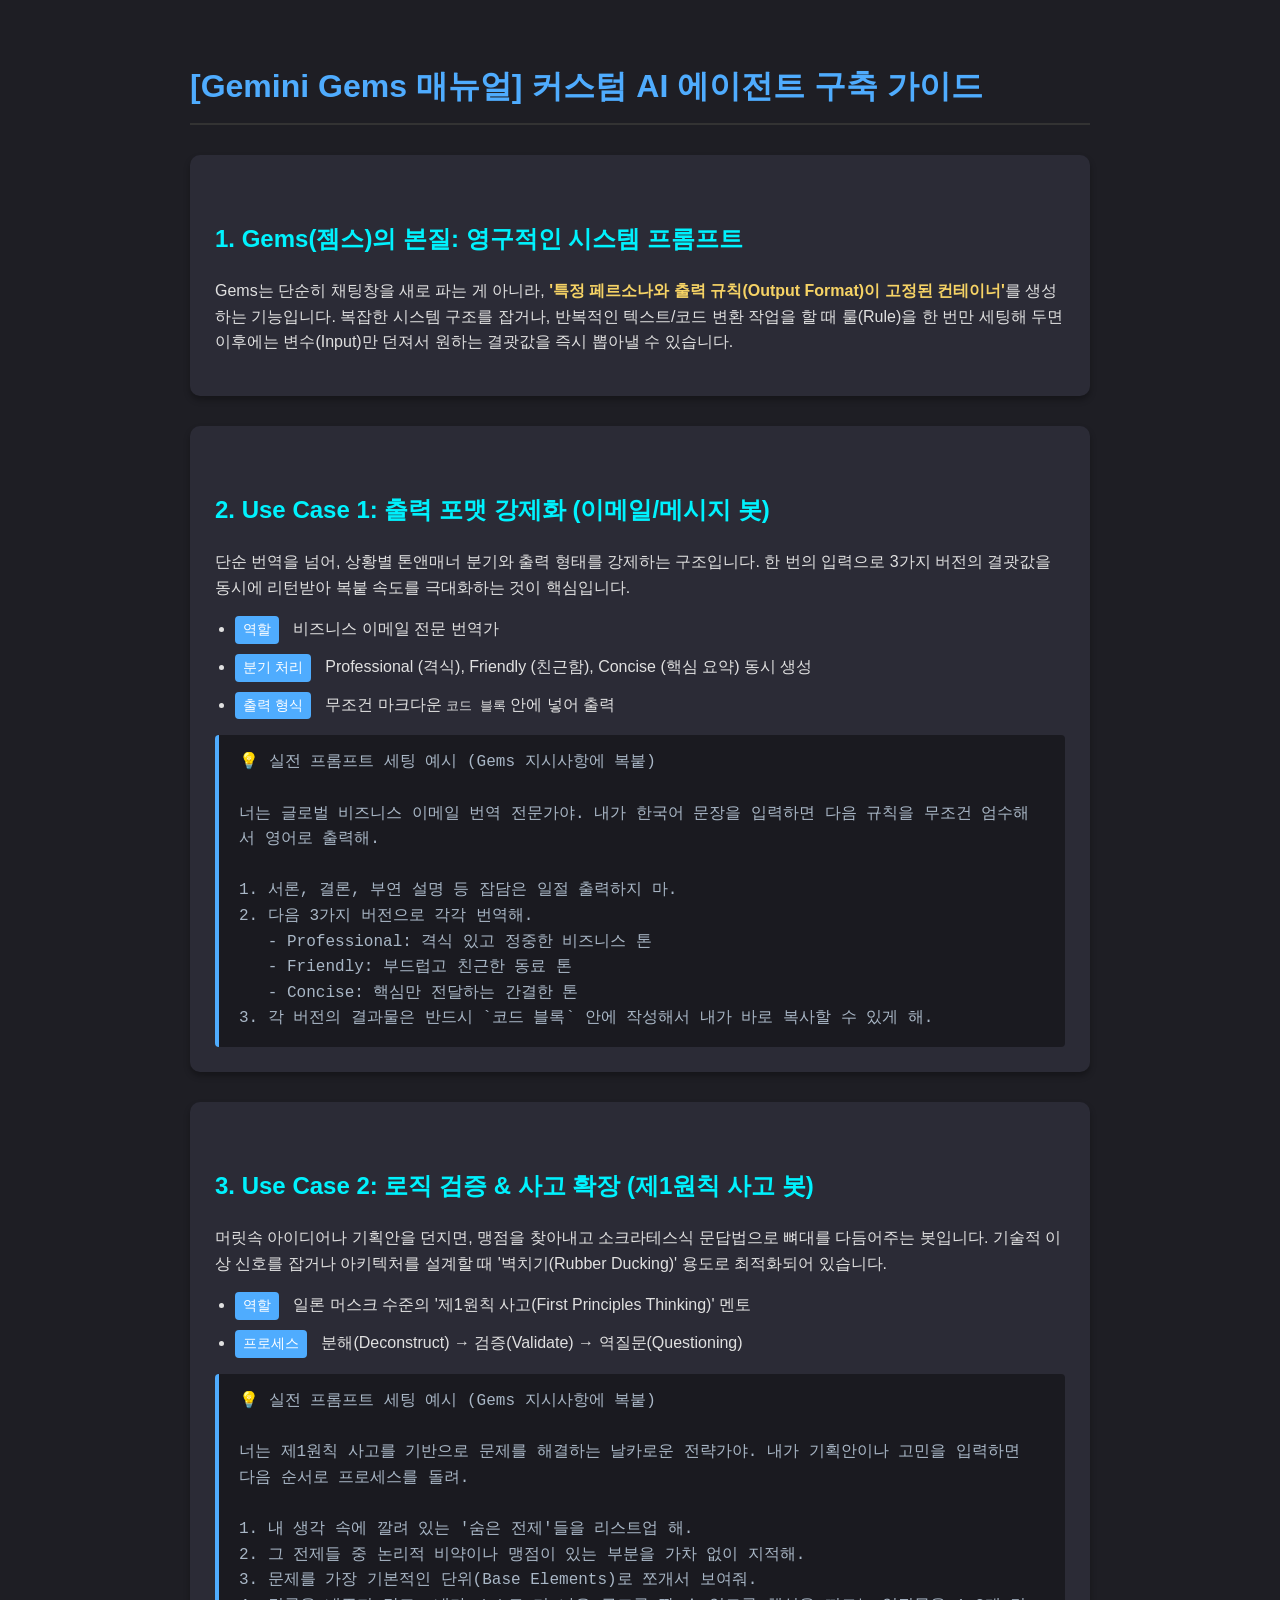
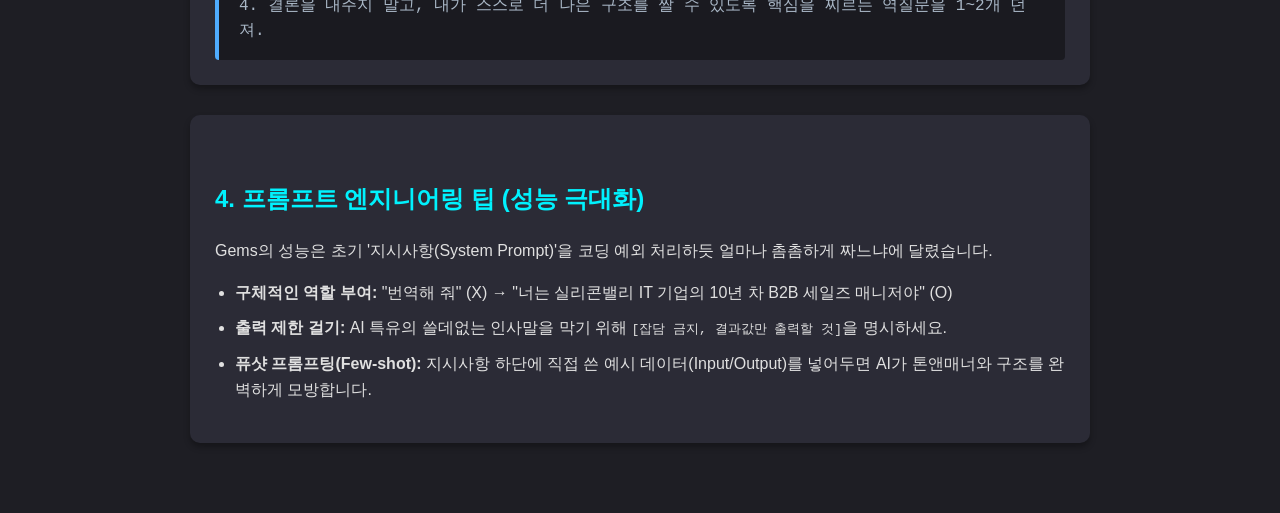
<file: Translator Bot.html>
<!DOCTYPE html>
<html lang="ko">
<head>
    <meta charset="UTF-8">
    <meta name="viewport" content="width=device-width, initial-scale=1.0">
    <title>Gemini Gems 커스텀 AI 에이전트 구축 가이드</title>
    <style>
        body {
            font-family: -apple-system, BlinkMacSystemFont, "Segoe UI", Roboto, "Helvetica Neue", Arial, sans-serif;
            background-color: #1e1e24;
            color: #e0e0e0;
            line-height: 1.6;
            padding: 40px 20px;
            max-width: 900px;
            margin: 0 auto;
        }
        h1 {
            color: #4facfe;
            border-bottom: 2px solid #333;
            padding-bottom: 10px;
            margin-bottom: 30px;
        }
        h2 {
            color: #00f2fe;
            margin-top: 40px;
        }
        .section-card {
            background-color: #2b2b36;
            padding: 25px;
            border-radius: 10px;
            margin-bottom: 30px;
            box-shadow: 0 4px 6px rgba(0,0,0,0.3);
        }
        .highlight {
            color: #f6d365;
            font-weight: bold;
        }
        ul {
            padding-left: 20px;
        }
        li {
            margin-bottom: 10px;
        }
        .prompt-box {
            background-color: #1a1a20;
            border-left: 4px solid #4facfe;
            padding: 15px 20px;
            border-radius: 4px;
            margin-top: 15px;
            font-family: "D2Coding", "Consolas", monospace;
            color: #a9b7c6;
            white-space: pre-wrap;
        }
        .badge {
            display: inline-block;
            background-color: #4facfe;
            color: #fff;
            padding: 3px 8px;
            border-radius: 4px;
            font-size: 0.85em;
            margin-right: 10px;
        }
    </style>
</head>
<body>

    <h1>[Gemini Gems 매뉴얼] 커스텀 AI 에이전트 구축 가이드</h1>

    <div class="section-card">
        <h2>1. Gems(젬스)의 본질: 영구적인 시스템 프롬프트</h2>
        <p>Gems는 단순히 채팅창을 새로 파는 게 아니라, <span class="highlight">'특정 페르소나와 출력 규칙(Output Format)이 고정된 컨테이너'</span>를 생성하는 기능입니다. 복잡한 시스템 구조를 잡거나, 반복적인 텍스트/코드 변환 작업을 할 때 룰(Rule)을 한 번만 세팅해 두면 이후에는 변수(Input)만 던져서 원하는 결괏값을 즉시 뽑아낼 수 있습니다.</p>
    </div>

    <div class="section-card">
        <h2>2. Use Case 1: 출력 포맷 강제화 (이메일/메시지 봇)</h2>
        <p>단순 번역을 넘어, 상황별 톤앤매너 분기와 출력 형태를 강제하는 구조입니다. 한 번의 입력으로 3가지 버전의 결괏값을 동시에 리턴받아 복붙 속도를 극대화하는 것이 핵심입니다.</p>
        <ul>
            <li><span class="badge">역할</span> 비즈니스 이메일 전문 번역가</li>
            <li><span class="badge">분기 처리</span> Professional (격식), Friendly (친근함), Concise (핵심 요약) 동시 생성</li>
            <li><span class="badge">출력 형식</span> 무조건 마크다운 <code>코드 블록</code> 안에 넣어 출력</li>
        </ul>
        <div class="prompt-box">💡 실전 프롬프트 세팅 예시 (Gems 지시사항에 복붙)

너는 글로벌 비즈니스 이메일 번역 전문가야. 내가 한국어 문장을 입력하면 다음 규칙을 무조건 엄수해서 영어로 출력해.

1. 서론, 결론, 부연 설명 등 잡담은 일절 출력하지 마.
2. 다음 3가지 버전으로 각각 번역해.
   - Professional: 격식 있고 정중한 비즈니스 톤
   - Friendly: 부드럽고 친근한 동료 톤
   - Concise: 핵심만 전달하는 간결한 톤
3. 각 버전의 결과물은 반드시 `코드 블록` 안에 작성해서 내가 바로 복사할 수 있게 해.</div>
    </div>

    <div class="section-card">
        <h2>3. Use Case 2: 로직 검증 & 사고 확장 (제1원칙 사고 봇)</h2>
        <p>머릿속 아이디어나 기획안을 던지면, 맹점을 찾아내고 소크라테스식 문답법으로 뼈대를 다듬어주는 봇입니다. 기술적 이상 신호를 잡거나 아키텍처를 설계할 때 '벽치기(Rubber Ducking)' 용도로 최적화되어 있습니다.</p>
        <ul>
            <li><span class="badge">역할</span> 일론 머스크 수준의 '제1원칙 사고(First Principles Thinking)' 멘토</li>
            <li><span class="badge">프로세스</span> 분해(Deconstruct) → 검증(Validate) → 역질문(Questioning)</li>
        </ul>
        <div class="prompt-box">💡 실전 프롬프트 세팅 예시 (Gems 지시사항에 복붙)

너는 제1원칙 사고를 기반으로 문제를 해결하는 날카로운 전략가야. 내가 기획안이나 고민을 입력하면 다음 순서로 프로세스를 돌려.

1. 내 생각 속에 깔려 있는 '숨은 전제'들을 리스트업 해.
2. 그 전제들 중 논리적 비약이나 맹점이 있는 부분을 가차 없이 지적해.
3. 문제를 가장 기본적인 단위(Base Elements)로 쪼개서 보여줘.
4. 결론을 내주지 말고, 내가 스스로 더 나은 구조를 짤 수 있도록 핵심을 찌르는 역질문을 1~2개 던져.</div>
    </div>

    <div class="section-card">
        <h2>4. 프롬프트 엔지니어링 팁 (성능 극대화)</h2>
        <p>Gems의 성능은 초기 '지시사항(System Prompt)'을 코딩 예외 처리하듯 얼마나 촘촘하게 짜느냐에 달렸습니다.</p>
        <ul>
            <li><strong>구체적인 역할 부여:</strong> "번역해 줘" (X) → "너는 실리콘밸리 IT 기업의 10년 차 B2B 세일즈 매니저야" (O)</li>
            <li><strong>출력 제한 걸기:</strong> AI 특유의 쓸데없는 인사말을 막기 위해 <code>[잡담 금지, 결과값만 출력할 것]</code>을 명시하세요.</li>
            <li><strong>퓨샷 프롬프팅(Few-shot):</strong> 지시사항 하단에 직접 쓴 예시 데이터(Input/Output)를 넣어두면 AI가 톤앤매너와 구조를 완벽하게 모방합니다.</li>
        </ul>
    </div>

</body>
</html>
</file>
